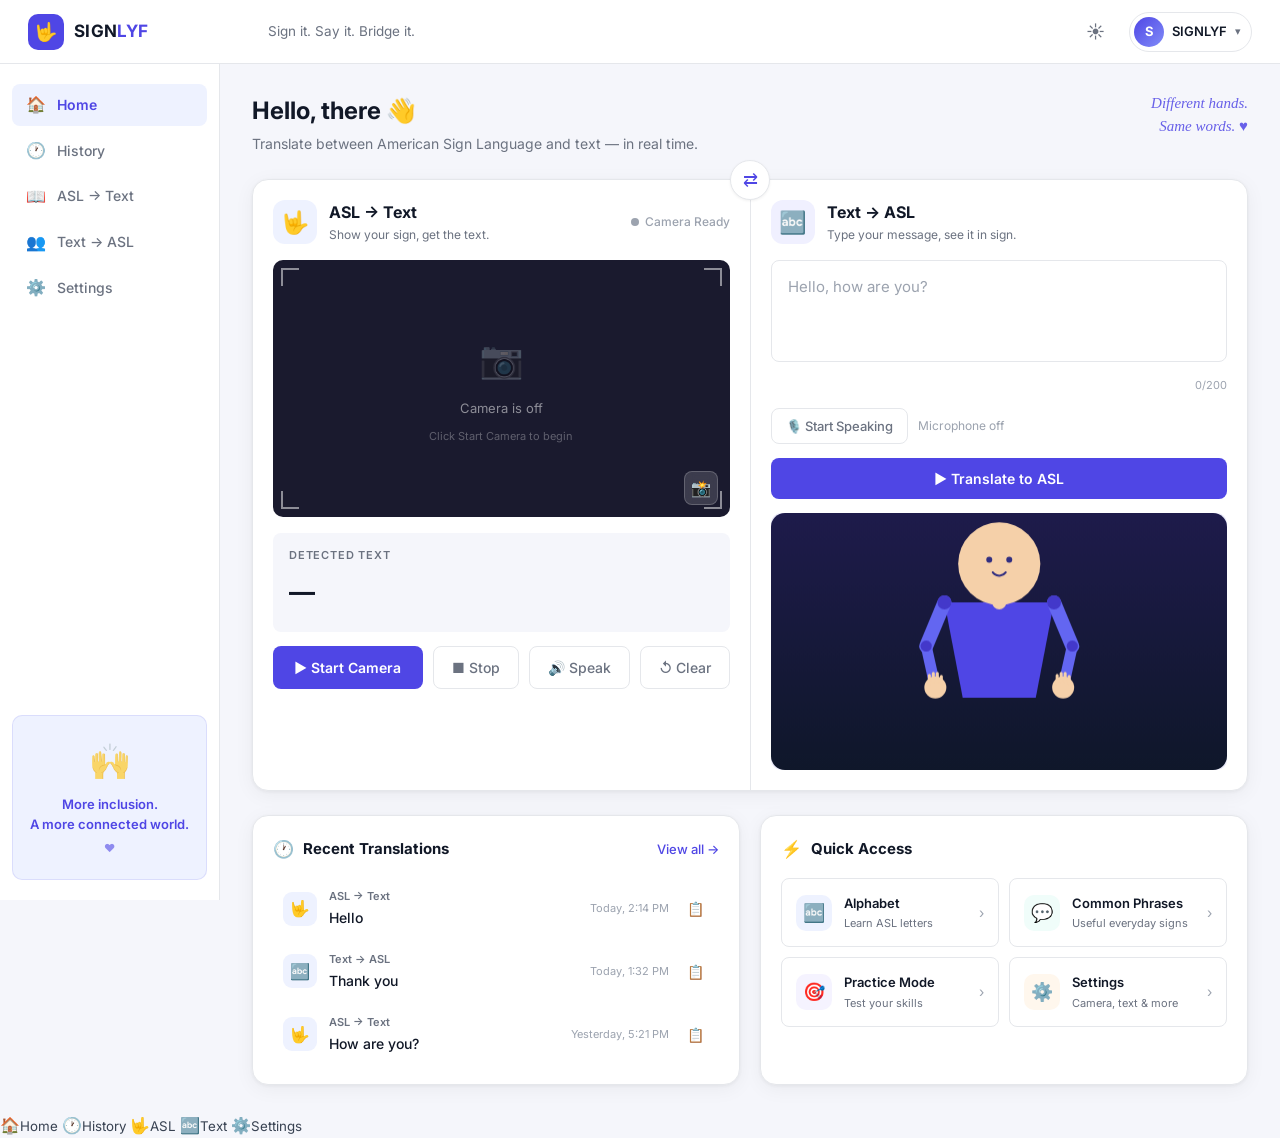
<file: SIGNLYF-main/index.html>
<!DOCTYPE html>
<html lang="en">
<head>
    <meta charset="UTF-8">
    <meta name="viewport" content="width=device-width, initial-scale=1.0">
    <meta name="theme-color" content="#4F46E5">
    <meta name="description" content="AI-powered communication between ASL and speech.">
    <meta name="mobile-web-app-capable" content="yes">
    <meta name="apple-mobile-web-app-capable" content="yes">
    <meta name="apple-mobile-web-app-status-bar-style" content="default">
    <meta name="apple-mobile-web-app-title" content="SIGNLYF">
    <link rel="manifest" href="manifest.json">
    <title>SIGNLYF — AI Communication Platform</title>
    <link rel="preconnect" href="https://fonts.googleapis.com">
    <link rel="preconnect" href="https://fonts.gstatic.com" crossorigin>
    <link href="https://fonts.googleapis.com/css2?family=Inter:wght@300;400;500;600;700;800&display=swap" rel="stylesheet">
    <link rel="stylesheet" href="css/style.css">
</head>
<body>

<div class="app-shell">

    <!-- ========================= HEADER ========================= -->
    <header class="app-header">

        <div class="header-logo">
            <div class="logo-icon">🤟</div>
            <span class="logo-name">SIGN<span>LYF</span></span>
        </div>

        <span class="header-tagline">Sign it. Say it. Bridge it.</span>

        <div class="header-actions">
            <button class="header-icon-btn" title="Toggle theme">☀️</button>
            <div class="user-pill">
                <div class="user-avatar">S</div>
                <span class="user-name">SIGNLYF</span>
                <span class="user-chevron">▾</span>
            </div>
        </div>

    </header>


    <!-- ========================= SIDEBAR ========================= -->
    <aside class="app-sidebar">

        <a href="index.html" class="nav-item active">
            <span class="nav-icon">🏠</span>
            Home
        </a>

        <a href="pages/history.html" class="nav-item">
            <span class="nav-icon">🕐</span>
            History
        </a>

        <a href="pages/asl-to-speech.html" class="nav-item">
            <span class="nav-icon">📖</span>
            ASL → Text
        </a>

        <a href="pages/speech-to-asl.html" class="nav-item">
            <span class="nav-icon">👥</span>
            Text → ASL
        </a>

        <a href="pages/settings.html" class="nav-item">
            <span class="nav-icon">⚙️</span>
            Settings
        </a>

        <div class="sidebar-spacer"></div>

        <div class="sidebar-card">
            <div class="sidebar-card-icon">🙌</div>
            <p>More inclusion.<br>A more connected world.</p>
            <small>♥</small>
        </div>

    </aside>


    <!-- ========================= MAIN ========================= -->
    <main class="app-main">

        <!-- Page Header -->
        <div class="page-header reveal">
            <div class="page-header-left">
                <h1>Hello, there 👋</h1>
                <p>Translate between American Sign Language and text — in real time.</p>
            </div>
            <div class="page-header-right">
                Different hands.<br>Same words. ♥
            </div>
        </div>


        <!-- ========================= TRANSLATOR ROW ========================= -->
        <div class="translator-row reveal reveal-delay-1">

            <!-- LEFT: ASL → Text -->
            <div class="trans-panel">

                <div class="trans-panel-header">
                    <div class="trans-panel-title">
                        <div class="trans-icon">🤟</div>
                        <div>
                            <h3>ASL → Text</h3>
                            <p>Show your sign, get the text.</p>
                        </div>
                    </div>
                    <span class="cam-status offline" id="cam-status-badge">Camera Ready</span>
                </div>

                <!-- Camera -->
                <div class="camera-view-box">
                    <video id="camera" autoplay playsinline muted></video>

                    <div id="cam-placeholder" class="cam-placeholder">
                        <div class="cam-placeholder-icon">📷</div>
                        <p>Camera is off</p>
                        <small>Click Start Camera to begin</small>
                    </div>

                    <div class="cam-overlay-badge" id="cam-overlay" style="display:none;">
                        Detecting signs...
                    </div>

                    <!-- Corner marks -->
                    <div class="cam-corner tl"></div>
                    <div class="cam-corner tr"></div>
                    <div class="cam-corner bl"></div>
                    <div class="cam-corner br"></div>

                    <button class="cam-snapshot-btn" title="Snapshot">📸</button>
                </div>

                <!-- Detected Text -->
                <div class="detected-text-area">
                    <div class="detected-label-row">
                        <span class="detected-label">Detected Text</span>
                        <span class="confidence-badge" id="confidence-badge" style="display:none;">95% confidence</span>
                    </div>
                    <div class="detected-word" id="recognized-text">—</div>
                    <div class="detected-phrase" id="detected-phrase" style="display:none;">
                        💬 &ldquo;Hello, how are you?&rdquo;
                    </div>
                </div>

                <!-- Actions -->
                <div class="panel-actions">
                    <button class="btn-primary" id="start-camera">
                        ▶ Start Camera
                    </button>
                    <button class="btn-secondary" id="stop-camera">
                        ■ Stop
                    </button>
                    <button class="btn-secondary" id="speak-camera-btn">
                        🔊 Speak
                    </button>
                    <button class="btn-secondary" id="clear-button">
                        ↺ Clear
                    </button>
                </div>

            </div>

            <!-- Divider + swap -->
            <div class="trans-panel-divider">
                <div class="swap-btn-wrap">
                    <button class="swap-btn" title="Swap modes" onclick="window.location.href='pages/speech-to-asl.html'">⇄</button>
                </div>
            </div>

            <!-- RIGHT: Text → ASL -->
            <div class="trans-panel">

                <div class="trans-panel-header">
                    <div class="trans-panel-title">
                        <div class="trans-icon text-icon">🔤</div>
                        <div>
                            <h3>Text → ASL</h3>
                            <p>Type your message, see it in sign.</p>
                        </div>
                    </div>
                </div>

                <!-- Text input -->
                <textarea
                    class="asl-textarea"
                    id="speech-text"
                    placeholder="Hello, how are you?"
                    maxlength="200"
                    rows="3"
                    oninput="updateCharCount(this)"></textarea>
                <div class="char-count"><span id="char-count">0</span>/200</div>

                <!-- Mic row -->
                <div class="mic-row">
                    <button class="mic-btn-inline" id="microphone-button">
                        🎙️ Start Speaking
                    </button>
                    <span style="font-size:12px; color:var(--text-faint);" id="mic-status">Microphone off</span>
                </div>

                <!-- Translate button -->
                <button class="btn-primary" id="translate-button" style="width:100%; margin-bottom:0;">
                    ▶ Translate to ASL
                </button>

                <!-- ASL Animation -->
                <div class="asl-animation-box" id="asl-player" style="position:relative; overflow:hidden; min-height:220px; padding:0;">
                    <canvas id="home-avatar-canvas" style="width:100%; height:100%; min-height:220px; display:block; border-radius:14px;"></canvas>
                    <div class="asl-caption" id="asl-caption" style="display:none; position:absolute; bottom:10px; left:50%; transform:translateX(-50%); background:rgba(0,0,0,0.75); padding:5px 14px; border-radius:16px; font-weight:600; color:#fff; font-size:13px; z-index:10;">
                        ▶ Ready
                    </div>
                </div>

            </div>

        </div>


        <!-- ========================= BOTTOM ROW ========================= -->
        <div class="bottom-row">

            <!-- Recent Translations -->
            <div class="card reveal reveal-delay-2">
                <div class="card-header">
                    <div class="card-title">
                        <span class="card-title-icon">🕐</span>
                        Recent Translations
                    </div>
                    <a href="pages/history.html" class="card-link">View all →</a>
                </div>

                <div class="history-list" id="history-list">

                    <div class="history-item">
                        <div class="history-icon">🤟</div>
                        <div class="history-info">
                            <div class="history-mode">ASL → Text</div>
                            <div class="history-text">Hello</div>
                        </div>
                        <span class="history-time">Today, 2:14 PM</span>
                        <button class="history-copy" title="Copy">📋</button>
                    </div>

                    <div class="history-item">
                        <div class="history-icon">🔤</div>
                        <div class="history-info">
                            <div class="history-mode">Text → ASL</div>
                            <div class="history-text">Thank you</div>
                        </div>
                        <span class="history-time">Today, 1:32 PM</span>
                        <button class="history-copy" title="Copy">📋</button>
                    </div>

                    <div class="history-item">
                        <div class="history-icon">🤟</div>
                        <div class="history-info">
                            <div class="history-mode">ASL → Text</div>
                            <div class="history-text">How are you?</div>
                        </div>
                        <span class="history-time">Yesterday, 5:21 PM</span>
                        <button class="history-copy" title="Copy">📋</button>
                    </div>

                </div>
            </div>


            <!-- Quick Access -->
            <div class="card reveal reveal-delay-3">
                <div class="card-header">
                    <div class="card-title">
                        <span class="card-title-icon">⚡</span>
                        Quick Access
                    </div>
                </div>

                <div class="quick-grid">

                    <a href="pages/asl-to-speech.html" class="quick-item">
                        <div class="quick-item-icon qi-blue">🔤</div>
                        <div class="quick-item-info">
                            <strong>Alphabet</strong>
                            <span>Learn ASL letters</span>
                        </div>
                        <span class="quick-chevron">›</span>
                    </a>

                    <a href="pages/speech-to-asl.html" class="quick-item">
                        <div class="quick-item-icon qi-green">💬</div>
                        <div class="quick-item-info">
                            <strong>Common Phrases</strong>
                            <span>Useful everyday signs</span>
                        </div>
                        <span class="quick-chevron">›</span>
                    </a>

                    <a href="pages/asl-to-speech.html" class="quick-item">
                        <div class="quick-item-icon qi-purple">🎯</div>
                        <div class="quick-item-info">
                            <strong>Practice Mode</strong>
                            <span>Test your skills</span>
                        </div>
                        <span class="quick-chevron">›</span>
                    </a>

                    <a href="pages/settings.html" class="quick-item">
                        <div class="quick-item-icon qi-orange">⚙️</div>
                        <div class="quick-item-info">
                            <strong>Settings</strong>
                            <span>Camera, text & more</span>
                        </div>
                        <span class="quick-chevron">›</span>
                    </a>

                </div>
            </div>

        </div>

    </main>

</div><!-- end app-shell -->

<!-- Toast -->
<div class="toast" id="toast"></div>

<!-- Mobile Bottom Nav -->
<nav class="mobile-bottom-nav">
    <a href="index.html" class="mbn-item active"><span>🏠</span><small>Home</small></a>
    <a href="pages/history.html" class="mbn-item"><span>🕐</span><small>History</small></a>
    <a href="pages/asl-to-speech.html" class="mbn-item"><span>🤟</span><small>ASL</small></a>
    <a href="pages/speech-to-asl.html" class="mbn-item"><span>🔤</span><small>Text</small></a>
    <a href="pages/settings.html" class="mbn-item"><span>⚙️</span><small>Settings</small></a>
</nav>

<!-- JAVASCRIPT -->
<script src="js/avatar-renderer.js"></script>
<script src="js/app.js"></script>

</body>
</html>
</file>
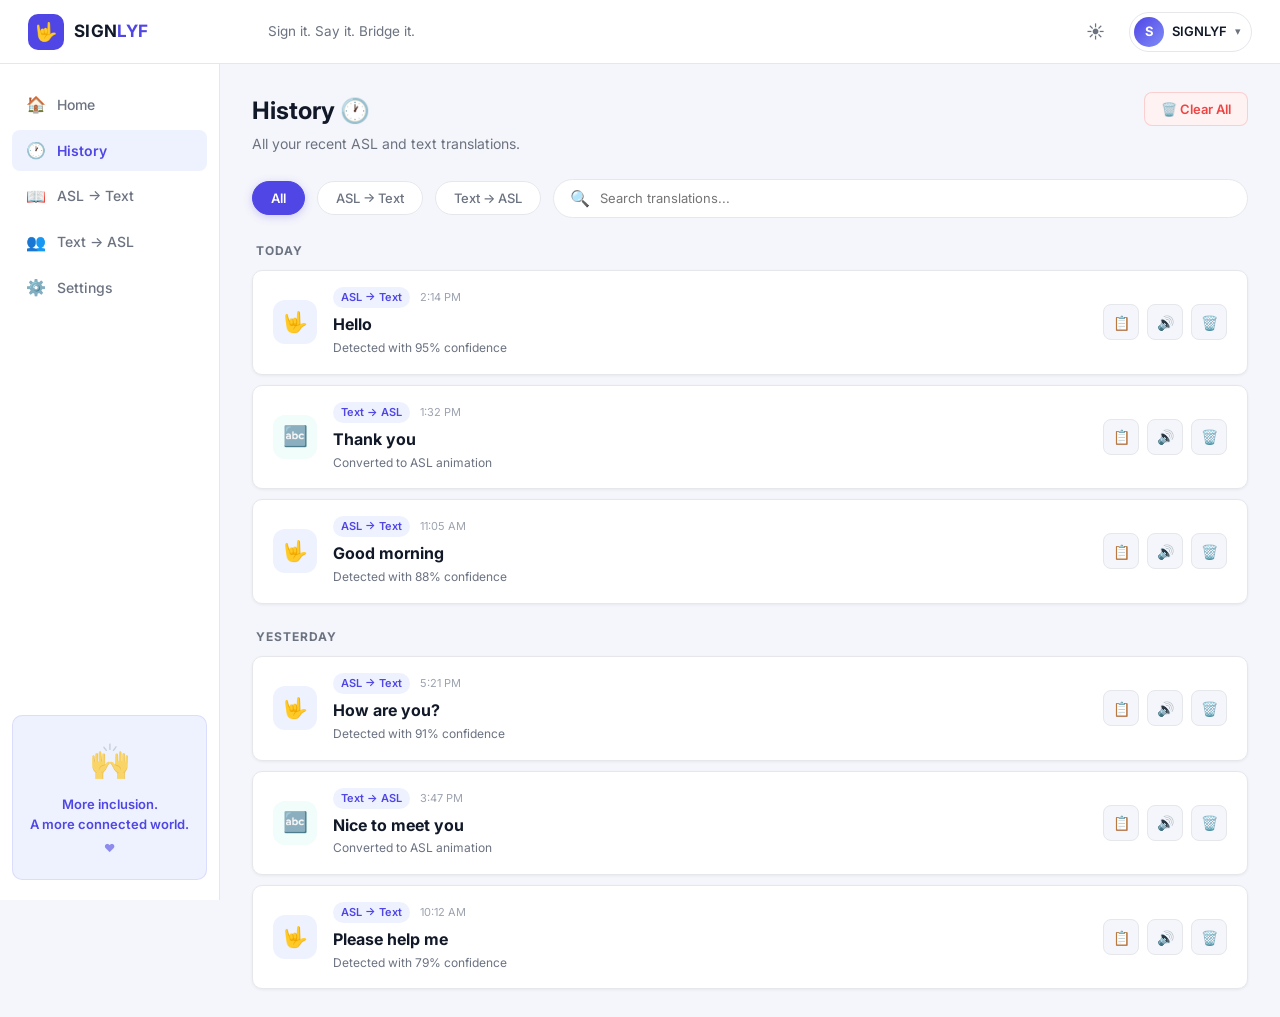
<file: SIGNLYF-main/pages/history.html>
<!DOCTYPE html>
<html lang="en">
<head>
    <meta charset="UTF-8">
    <meta name="viewport" content="width=device-width, initial-scale=1.0">
    <meta name="theme-color" content="#4F46E5">
    <meta name="description" content="SIGNLYF — Translation History">
    <meta name="mobile-web-app-capable" content="yes">
    <meta name="apple-mobile-web-app-capable" content="yes">
    <link rel="manifest" href="../manifest.json">
    <title>History | SIGNLYF</title>
    <link rel="preconnect" href="https://fonts.googleapis.com">
    <link rel="preconnect" href="https://fonts.gstatic.com" crossorigin>
    <link href="https://fonts.googleapis.com/css2?family=Inter:wght@300;400;500;600;700;800&display=swap" rel="stylesheet">
    <link rel="stylesheet" href="../css/style.css">
    <link rel="stylesheet" href="../css/history.css">
</head>
<body>

<div class="app-shell">

    <!-- HEADER -->
    <header class="app-header">
        <div class="header-logo">
            <div class="logo-icon">🤟</div>
            <span class="logo-name">SIGN<span>LYF</span></span>
        </div>
        <span class="header-tagline">Sign it. Say it. Bridge it.</span>
        <div class="header-actions">
            <button class="header-icon-btn" title="Toggle theme" id="theme-btn">☀️</button>
            <div class="user-pill">
                <div class="user-avatar">S</div>
                <span class="user-name">SIGNLYF</span>
                <span class="user-chevron">▾</span>
            </div>
        </div>
    </header>

    <!-- SIDEBAR -->
    <aside class="app-sidebar">
        <a href="../index.html" class="nav-item"><span class="nav-icon">🏠</span> Home</a>
        <a href="history.html"  class="nav-item active"><span class="nav-icon">🕐</span> History</a>
        <a href="asl-to-speech.html" class="nav-item"><span class="nav-icon">📖</span> ASL → Text</a>
        <a href="speech-to-asl.html" class="nav-item"><span class="nav-icon">👥</span> Text → ASL</a>
        <a href="settings.html" class="nav-item"><span class="nav-icon">⚙️</span> Settings</a>
        <div class="sidebar-spacer"></div>
        <div class="sidebar-card">
            <div class="sidebar-card-icon">🙌</div>
            <p>More inclusion.<br>A more connected world.</p>
            <small>♥</small>
        </div>
    </aside>

    <!-- MAIN -->
    <main class="app-main">

        <!-- Page Header -->
        <div class="page-header reveal">
            <div class="page-header-left">
                <h1>History 🕐</h1>
                <p>All your recent ASL and text translations.</p>
            </div>
            <button class="btn-danger" id="clear-all-btn">🗑️ Clear All</button>
        </div>

        <!-- Filter Bar -->
        <div class="filter-bar reveal reveal-delay-1">
            <button class="filter-btn active" data-filter="all">All</button>
            <button class="filter-btn" data-filter="asl-to-text">ASL → Text</button>
            <button class="filter-btn" data-filter="text-to-asl">Text → ASL</button>
            <div class="filter-search">
                <span>🔍</span>
                <input type="text" id="search-input" placeholder="Search translations..." />
            </div>
        </div>

        <!-- History List -->
        <div class="history-full-list reveal reveal-delay-2" id="history-full-list">

            <!-- Date Group -->
            <div class="history-date-group">
                <div class="history-date-label">Today</div>

                <div class="history-full-item" data-type="asl-to-text">
                    <div class="hfi-icon qi-blue">🤟</div>
                    <div class="hfi-body">
                        <div class="hfi-meta">
                            <span class="hfi-mode">ASL → Text</span>
                            <span class="hfi-time">2:14 PM</span>
                        </div>
                        <div class="hfi-text">Hello</div>
                        <div class="hfi-sub">Detected with 95% confidence</div>
                    </div>
                    <div class="hfi-actions">
                        <button class="hfi-btn" title="Copy" onclick="copyText('Hello', this)">📋</button>
                        <button class="hfi-btn" title="Speak" onclick="speakText('Hello')">🔊</button>
                        <button class="hfi-btn danger" title="Delete" onclick="deleteItem(this)">🗑️</button>
                    </div>
                </div>

                <div class="history-full-item" data-type="text-to-asl">
                    <div class="hfi-icon" style="background:var(--teal-light)">🔤</div>
                    <div class="hfi-body">
                        <div class="hfi-meta">
                            <span class="hfi-mode">Text → ASL</span>
                            <span class="hfi-time">1:32 PM</span>
                        </div>
                        <div class="hfi-text">Thank you</div>
                        <div class="hfi-sub">Converted to ASL animation</div>
                    </div>
                    <div class="hfi-actions">
                        <button class="hfi-btn" title="Copy" onclick="copyText('Thank you', this)">📋</button>
                        <button class="hfi-btn" title="Speak" onclick="speakText('Thank you')">🔊</button>
                        <button class="hfi-btn danger" title="Delete" onclick="deleteItem(this)">🗑️</button>
                    </div>
                </div>

                <div class="history-full-item" data-type="asl-to-text">
                    <div class="hfi-icon qi-blue">🤟</div>
                    <div class="hfi-body">
                        <div class="hfi-meta">
                            <span class="hfi-mode">ASL → Text</span>
                            <span class="hfi-time">11:05 AM</span>
                        </div>
                        <div class="hfi-text">Good morning</div>
                        <div class="hfi-sub">Detected with 88% confidence</div>
                    </div>
                    <div class="hfi-actions">
                        <button class="hfi-btn" title="Copy" onclick="copyText('Good morning', this)">📋</button>
                        <button class="hfi-btn" title="Speak" onclick="speakText('Good morning')">🔊</button>
                        <button class="hfi-btn danger" title="Delete" onclick="deleteItem(this)">🗑️</button>
                    </div>
                </div>
            </div>

            <!-- Date Group -->
            <div class="history-date-group">
                <div class="history-date-label">Yesterday</div>

                <div class="history-full-item" data-type="asl-to-text">
                    <div class="hfi-icon qi-blue">🤟</div>
                    <div class="hfi-body">
                        <div class="hfi-meta">
                            <span class="hfi-mode">ASL → Text</span>
                            <span class="hfi-time">5:21 PM</span>
                        </div>
                        <div class="hfi-text">How are you?</div>
                        <div class="hfi-sub">Detected with 91% confidence</div>
                    </div>
                    <div class="hfi-actions">
                        <button class="hfi-btn" title="Copy" onclick="copyText('How are you?', this)">📋</button>
                        <button class="hfi-btn" title="Speak" onclick="speakText('How are you?')">🔊</button>
                        <button class="hfi-btn danger" title="Delete" onclick="deleteItem(this)">🗑️</button>
                    </div>
                </div>

                <div class="history-full-item" data-type="text-to-asl">
                    <div class="hfi-icon" style="background:var(--teal-light)">🔤</div>
                    <div class="hfi-body">
                        <div class="hfi-meta">
                            <span class="hfi-mode">Text → ASL</span>
                            <span class="hfi-time">3:47 PM</span>
                        </div>
                        <div class="hfi-text">Nice to meet you</div>
                        <div class="hfi-sub">Converted to ASL animation</div>
                    </div>
                    <div class="hfi-actions">
                        <button class="hfi-btn" title="Copy" onclick="copyText('Nice to meet you', this)">📋</button>
                        <button class="hfi-btn" title="Speak" onclick="speakText('Nice to meet you')">🔊</button>
                        <button class="hfi-btn danger" title="Delete" onclick="deleteItem(this)">🗑️</button>
                    </div>
                </div>

                <div class="history-full-item" data-type="asl-to-text">
                    <div class="hfi-icon qi-blue">🤟</div>
                    <div class="hfi-body">
                        <div class="hfi-meta">
                            <span class="hfi-mode">ASL → Text</span>
                            <span class="hfi-time">10:12 AM</span>
                        </div>
                        <div class="hfi-text">Please help me</div>
                        <div class="hfi-sub">Detected with 79% confidence</div>
                    </div>
                    <div class="hfi-actions">
                        <button class="hfi-btn" title="Copy" onclick="copyText('Please help me', this)">📋</button>
                        <button class="hfi-btn" title="Speak" onclick="speakText('Please help me')">🔊</button>
                        <button class="hfi-btn danger" title="Delete" onclick="deleteItem(this)">🗑️</button>
                    </div>
                </div>
            </div>

        </div>

        <!-- Empty State (hidden by default) -->
        <div class="empty-state" id="empty-state" style="display:none;">
            <div class="empty-icon">📭</div>
            <h3>No translations yet</h3>
            <p>Your translation history will appear here.</p>
            <a href="../index.html" class="btn-primary" style="margin-top:16px; text-decoration:none;">Start Translating</a>
        </div>

    </main>
</div>

<!-- Toast -->
<div class="toast" id="toast"></div>

<!-- Mobile Bottom Nav -->
<nav class="mobile-bottom-nav">
    <a href="../index.html" class="mbn-item"><span>🏠</span><small>Home</small></a>
    <a href="history.html"  class="mbn-item active"><span>🕐</span><small>History</small></a>
    <a href="asl-to-speech.html" class="mbn-item"><span>🤟</span><small>ASL</small></a>
    <a href="speech-to-asl.html" class="mbn-item"><span>🔤</span><small>Text</small></a>
    <a href="settings.html" class="mbn-item"><span>⚙️</span><small>Settings</small></a>
</nav>

<script src="../js/history.js"></script>
<script src="../js/app.js"></script>
</body>
</html>
</file>
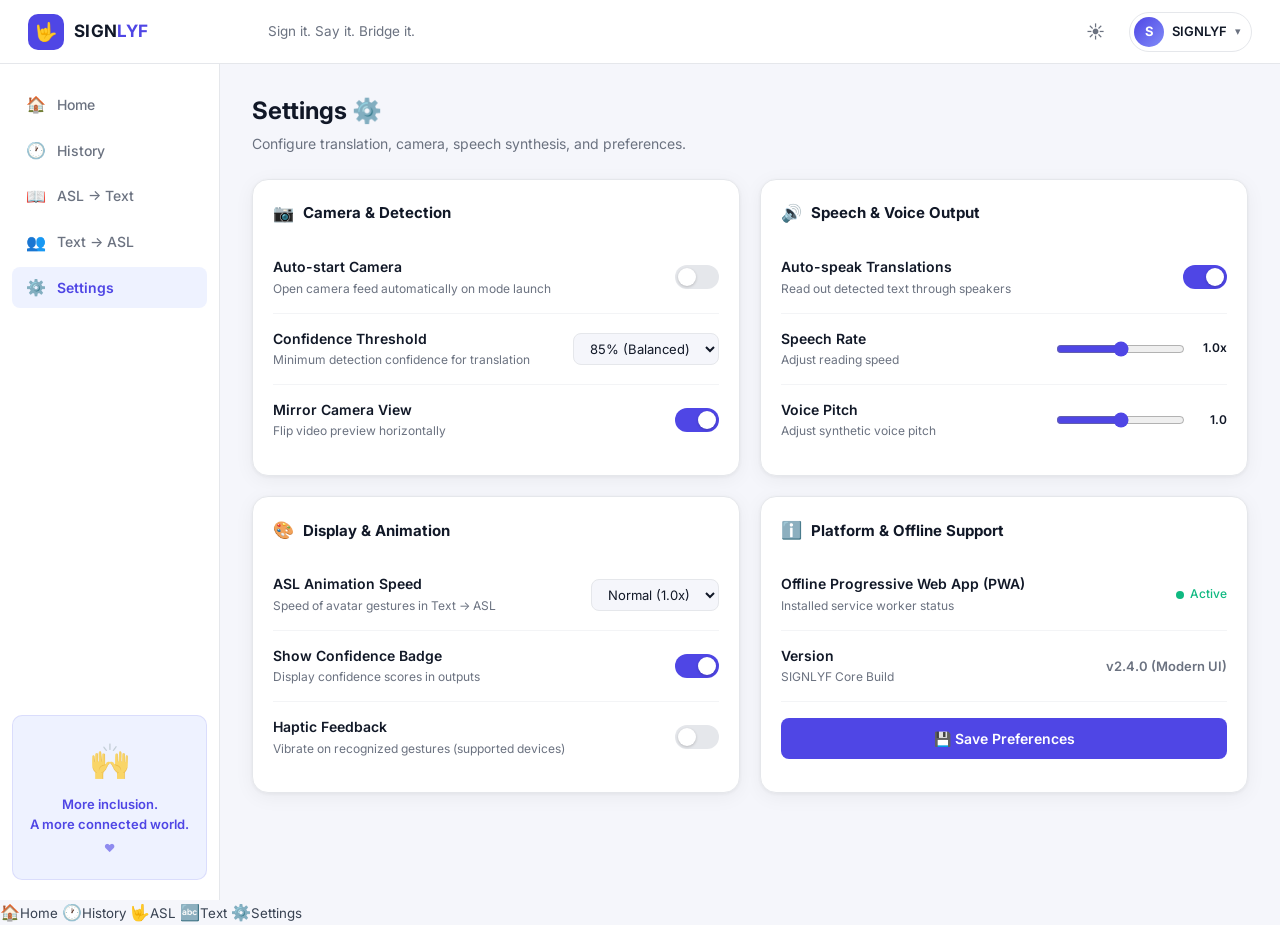
<file: SIGNLYF-main/pages/settings.html>
<!DOCTYPE html>
<html lang="en">
<head>
    <meta charset="UTF-8">
    <meta name="viewport" content="width=device-width, initial-scale=1.0">
    <meta name="theme-color" content="#4F46E5">
    <meta name="description" content="SIGNLYF — Settings">
    <meta name="mobile-web-app-capable" content="yes">
    <meta name="apple-mobile-web-app-capable" content="yes">
    <link rel="manifest" href="../manifest.json">
    <title>Settings | SIGNLYF</title>
    <link rel="preconnect" href="https://fonts.googleapis.com">
    <link rel="preconnect" href="https://fonts.gstatic.com" crossorigin>
    <link href="https://fonts.googleapis.com/css2?family=Inter:wght@300;400;500;600;700;800&display=swap" rel="stylesheet">
    <link rel="stylesheet" href="../css/style.css">
    <link rel="stylesheet" href="../css/settings.css">
</head>
<body>

<div class="app-shell">

    <!-- HEADER -->
    <header class="app-header">
        <div class="header-logo">
            <div class="logo-icon">🤟</div>
            <span class="logo-name">SIGN<span>LYF</span></span>
        </div>
        <span class="header-tagline">Sign it. Say it. Bridge it.</span>
        <div class="header-actions">
            <button class="header-icon-btn" title="Toggle theme" id="theme-btn">☀️</button>
            <div class="user-pill">
                <div class="user-avatar">S</div>
                <span class="user-name">SIGNLYF</span>
                <span class="user-chevron">▾</span>
            </div>
        </div>
    </header>

    <!-- SIDEBAR -->
    <aside class="app-sidebar">
        <a href="../index.html" class="nav-item"><span class="nav-icon">🏠</span> Home</a>
        <a href="history.html"  class="nav-item"><span class="nav-icon">🕐</span> History</a>
        <a href="asl-to-speech.html" class="nav-item"><span class="nav-icon">📖</span> ASL → Text</a>
        <a href="speech-to-asl.html" class="nav-item"><span class="nav-icon">👥</span> Text → ASL</a>
        <a href="settings.html" class="nav-item active"><span class="nav-icon">⚙️</span> Settings</a>
        <div class="sidebar-spacer"></div>
        <div class="sidebar-card">
            <div class="sidebar-card-icon">🙌</div>
            <p>More inclusion.<br>A more connected world.</p>
            <small>♥</small>
        </div>
    </aside>

    <!-- MAIN -->
    <main class="app-main">

        <div class="page-header reveal">
            <div class="page-header-left">
                <h1>Settings ⚙️</h1>
                <p>Configure translation, camera, speech synthesis, and preferences.</p>
            </div>
        </div>

        <div class="settings-grid reveal reveal-delay-1">

            <!-- Card: Camera & Recognition -->
            <div class="card">
                <div class="card-header">
                    <div class="card-title">
                        <span class="card-title-icon">📷</span>
                        Camera & Detection
                    </div>
                </div>
                <div class="setting-item">
                    <div class="setting-info">
                        <strong>Auto-start Camera</strong>
                        <span>Open camera feed automatically on mode launch</span>
                    </div>
                    <label class="switch">
                        <input type="checkbox" id="auto-cam">
                        <span class="slider"></span>
                    </label>
                </div>
                <div class="setting-item">
                    <div class="setting-info">
                        <strong>Confidence Threshold</strong>
                        <span>Minimum detection confidence for translation</span>
                    </div>
                    <select class="setting-select" id="conf-threshold">
                        <option value="70">70% (Fastest)</option>
                        <option value="85" selected>85% (Balanced)</option>
                        <option value="95">95% (Strict)</option>
                    </select>
                </div>
                <div class="setting-item">
                    <div class="setting-info">
                        <strong>Mirror Camera View</strong>
                        <span>Flip video preview horizontally</span>
                    </div>
                    <label class="switch">
                        <input type="checkbox" id="mirror-cam" checked>
                        <span class="slider"></span>
                    </label>
                </div>
            </div>

            <!-- Card: Speech & Audio -->
            <div class="card">
                <div class="card-header">
                    <div class="card-title">
                        <span class="card-title-icon">🔊</span>
                        Speech & Voice Output
                    </div>
                </div>
                <div class="setting-item">
                    <div class="setting-info">
                        <strong>Auto-speak Translations</strong>
                        <span>Read out detected text through speakers</span>
                    </div>
                    <label class="switch">
                        <input type="checkbox" id="auto-speak" checked>
                        <span class="slider"></span>
                    </label>
                </div>
                <div class="setting-item">
                    <div class="setting-info">
                        <strong>Speech Rate</strong>
                        <span>Adjust reading speed</span>
                    </div>
                    <div class="range-wrap">
                        <input type="range" min="0.5" max="1.5" step="0.1" value="1.0" class="setting-range" id="speech-rate">
                        <span id="rate-val">1.0x</span>
                    </div>
                </div>
                <div class="setting-item">
                    <div class="setting-info">
                        <strong>Voice Pitch</strong>
                        <span>Adjust synthetic voice pitch</span>
                    </div>
                    <div class="range-wrap">
                        <input type="range" min="0.5" max="1.5" step="0.1" value="1.0" class="setting-range" id="speech-pitch">
                        <span id="pitch-val">1.0</span>
                    </div>
                </div>
            </div>

            <!-- Card: Display & Theme -->
            <div class="card">
                <div class="card-header">
                    <div class="card-title">
                        <span class="card-title-icon">🎨</span>
                        Display & Animation
                    </div>
                </div>
                <div class="setting-item">
                    <div class="setting-info">
                        <strong>ASL Animation Speed</strong>
                        <span>Speed of avatar gestures in Text → ASL</span>
                    </div>
                    <select class="setting-select" id="anim-speed">
                        <option value="0.75">Slow (0.75x)</option>
                        <option value="1.0" selected>Normal (1.0x)</option>
                        <option value="1.25">Fast (1.25x)</option>
                    </select>
                </div>
                <div class="setting-item">
                    <div class="setting-info">
                        <strong>Show Confidence Badge</strong>
                        <span>Display confidence scores in outputs</span>
                    </div>
                    <label class="switch">
                        <input type="checkbox" id="show-conf" checked>
                        <span class="slider"></span>
                    </label>
                </div>
                <div class="setting-item">
                    <div class="setting-info">
                        <strong>Haptic Feedback</strong>
                        <span>Vibrate on recognized gestures (supported devices)</span>
                    </div>
                    <label class="switch">
                        <input type="checkbox" id="haptic-fb">
                        <span class="slider"></span>
                    </label>
                </div>
            </div>

            <!-- Card: Platform Info -->
            <div class="card">
                <div class="card-header">
                    <div class="card-title">
                        <span class="card-title-icon">ℹ️</span>
                        Platform & Offline Support
                    </div>
                </div>
                <div class="setting-item">
                    <div class="setting-info">
                        <strong>Offline Progressive Web App (PWA)</strong>
                        <span>Installed service worker status</span>
                    </div>
                    <span class="cam-status" id="sw-status">Active</span>
                </div>
                <div class="setting-item">
                    <div class="setting-info">
                        <strong>Version</strong>
                        <span>SIGNLYF Core Build</span>
                    </div>
                    <span style="font-size: 13px; font-weight: 600; color: var(--text-muted);">v2.4.0 (Modern UI)</span>
                </div>
                <div style="margin-top: 16px;">
                    <button class="btn-primary" style="width: 100%; justify-content: center;" id="save-settings-btn">
                        💾 Save Preferences
                    </button>
                </div>
            </div>

        </div>

    </main>
</div>

<!-- Toast -->
<div class="toast" id="toast"></div>

<!-- Mobile Bottom Nav -->
<nav class="mobile-bottom-nav">
    <a href="../index.html" class="mbn-item"><span>🏠</span><small>Home</small></a>
    <a href="history.html"  class="mbn-item"><span>🕐</span><small>History</small></a>
    <a href="asl-to-speech.html" class="mbn-item"><span>🤟</span><small>ASL</small></a>
    <a href="speech-to-asl.html" class="mbn-item"><span>🔤</span><small>Text</small></a>
    <a href="settings.html" class="mbn-item active"><span>⚙️</span><small>Settings</small></a>
</nav>

<script>
    const rateInput = document.getElementById("speech-rate");
    const rateVal = document.getElementById("rate-val");
    rateInput?.addEventListener("input", (e) => { rateVal.textContent = e.target.value + "x"; });

    const pitchInput = document.getElementById("speech-pitch");
    const pitchVal = document.getElementById("pitch-val");
    pitchInput?.addEventListener("input", (e) => { pitchVal.textContent = e.target.value; });

    document.getElementById("save-settings-btn")?.addEventListener("click", () => {
        const toast = document.getElementById("toast");
        if (toast) {
            toast.textContent = "Preferences saved successfully!";
            toast.classList.add("show");
            setTimeout(() => toast.classList.remove("show"), 2000);
        }
    });
</script>
<script src="../js/app.js"></script>
</body>
</html>
</file>
<file: SIGNLYF-main/css/style.css>
/* =========================
   IMPORTS & VARIABLES
========================= */

@import url('https://fonts.googleapis.com/css2?family=Inter:wght@300;400;500;600;700;800&display=swap');

:root {
    --primary: #4F46E5;
    --primary-light: #EEF2FF;
    --primary-hover: #4338CA;
    --primary-muted: rgba(79, 70, 229, 0.1);
    --bg: #F0F2FA;
    --bg-page: #F5F6FB;
    --white: #FFFFFF;
    --sidebar-width: 220px;
    --header-height: 64px;
    --text-dark: #111827;
    --text-body: #374151;
    --text-muted: #6B7280;
    --text-faint: #9CA3AF;
    --border: #E5E7EB;
    --border-light: #F3F4F6;
    --radius: 16px;
    --radius-sm: 10px;
    --radius-xs: 8px;
    --shadow: 0 1px 4px rgba(0,0,0,0.06), 0 4px 20px rgba(0,0,0,0.05);
    --shadow-sm: 0 1px 3px rgba(0,0,0,0.06);
    --green: #10B981;
    --green-light: #ECFDF5;
    --red: #EF4444;
    --red-light: #FEF2F2;
    --lavender: #E8E8F8;
    --lavender-mid: #C7C7F0;
    --orange-light: #FFF7ED;
    --teal-light: #F0FDFA;
}

/* =========================
   RESET
========================= */

*, *::before, *::after {
    margin: 0; padding: 0; box-sizing: border-box;
}

html { font-size: 16px; scroll-behavior: smooth; }

body {
    font-family: 'Inter', sans-serif;
    background: var(--bg-page);
    color: var(--text-body);
    line-height: 1.55;
    -webkit-font-smoothing: antialiased;
    overflow-x: hidden;
}

button, input, textarea, select { font-family: inherit; }
a { text-decoration: none; color: inherit; }
img { display: block; max-width: 100%; }

/* =========================
   APP SHELL
========================= */

.app-shell {
    display: grid;
    grid-template-columns: var(--sidebar-width) 1fr;
    grid-template-rows: var(--header-height) 1fr;
    min-height: 100vh;
}

/* =========================
   HEADER
========================= */

.app-header {
    grid-column: 1 / -1;
    grid-row: 1;
    height: var(--header-height);
    background: var(--white);
    border-bottom: 1px solid var(--border);
    display: flex;
    align-items: center;
    padding: 0 28px;
    gap: 20px;
    position: sticky;
    top: 0;
    z-index: 100;
}

.header-logo {
    display: flex;
    align-items: center;
    gap: 10px;
    min-width: var(--sidebar-width);
    padding-right: 20px;
}

.header-logo .logo-icon {
    width: 36px;
    height: 36px;
    background: var(--primary);
    border-radius: 10px;
    display: flex;
    align-items: center;
    justify-content: center;
    font-size: 18px;
    flex-shrink: 0;
}

.header-logo .logo-name {
    font-size: 17px;
    font-weight: 700;
    color: var(--text-dark);
    letter-spacing: 0.3px;
}

.header-logo .logo-name span {
    color: var(--primary);
}

.header-tagline {
    flex: 1;
    color: var(--text-muted);
    font-size: 13.5px;
}

.header-actions {
    display: flex;
    align-items: center;
    gap: 16px;
}

.header-icon-btn {
    width: 36px;
    height: 36px;
    border: none;
    background: transparent;
    cursor: pointer;
    border-radius: 8px;
    display: flex;
    align-items: center;
    justify-content: center;
    color: var(--text-muted);
    font-size: 18px;
    transition: background 0.15s;
}

.header-icon-btn:hover { background: var(--bg); }

.user-pill {
    display: flex;
    align-items: center;
    gap: 8px;
    cursor: pointer;
    padding: 4px 10px 4px 4px;
    border-radius: 100px;
    border: 1px solid var(--border);
    background: var(--white);
    transition: background 0.15s;
}

.user-pill:hover { background: var(--bg); }

.user-avatar {
    width: 30px;
    height: 30px;
    border-radius: 50%;
    background: linear-gradient(135deg, var(--primary), #818CF8);
    display: flex;
    align-items: center;
    justify-content: center;
    color: white;
    font-size: 13px;
    font-weight: 700;
    flex-shrink: 0;
    overflow: hidden;
}

.user-avatar img {
    width: 100%;
    height: 100%;
    object-fit: cover;
}

.user-name {
    font-size: 13px;
    font-weight: 600;
    color: var(--text-dark);
}

.user-chevron {
    color: var(--text-muted);
    font-size: 11px;
}

/* =========================
   SIDEBAR
========================= */

.app-sidebar {
    grid-column: 1;
    grid-row: 2;
    width: var(--sidebar-width);
    background: var(--white);
    border-right: 1px solid var(--border);
    display: flex;
    flex-direction: column;
    padding: 20px 12px;
    gap: 4px;
    position: sticky;
    top: var(--header-height);
    height: calc(100vh - var(--header-height));
    overflow-y: auto;
}

.nav-item {
    display: flex;
    align-items: center;
    gap: 11px;
    padding: 10px 14px;
    border-radius: var(--radius-xs);
    color: var(--text-muted);
    font-size: 14px;
    font-weight: 500;
    cursor: pointer;
    transition: background 0.15s, color 0.15s;
    border: none;
    background: transparent;
    width: 100%;
    text-align: left;
}

.nav-item:hover {
    background: var(--bg);
    color: var(--text-dark);
}

.nav-item.active {
    background: var(--primary-light);
    color: var(--primary);
    font-weight: 600;
}

.nav-item .nav-icon {
    width: 20px;
    height: 20px;
    display: flex;
    align-items: center;
    justify-content: center;
    font-size: 16px;
    flex-shrink: 0;
}

.sidebar-spacer { flex: 1; }

/* Sidebar bottom card */
.sidebar-card {
    background: var(--primary-light);
    border-radius: var(--radius-sm);
    padding: 20px 16px;
    text-align: center;
    border: 1px solid rgba(79, 70, 229, 0.12);
}

.sidebar-card-icon {
    font-size: 32px;
    margin-bottom: 10px;
    opacity: 0.7;
}

.sidebar-card p {
    font-size: 13px;
    font-weight: 600;
    color: var(--primary);
    line-height: 1.5;
}

.sidebar-card small {
    color: rgba(79, 70, 229, 0.6);
    font-size: 11px;
}

/* =========================
   MAIN CONTENT
========================= */

.app-main {
    grid-column: 2;
    grid-row: 2;
    padding: 28px 32px;
    overflow-y: auto;
}

/* =========================
   PAGE HEADER
========================= */

.page-header {
    display: flex;
    align-items: flex-start;
    justify-content: space-between;
    margin-bottom: 24px;
}

.page-header-left h1 {
    font-size: 24px;
    font-weight: 700;
    color: var(--text-dark);
    margin-bottom: 4px;
}

.page-header-left p {
    color: var(--text-muted);
    font-size: 14px;
}

.page-header-right {
    text-align: right;
    font-family: 'Segoe UI', cursive;
    color: var(--primary);
    font-size: 15px;
    line-height: 1.5;
    font-style: italic;
    opacity: 0.85;
}

/* =========================
   TRANSLATOR ROW
========================= */

.translator-row {
    display: grid;
    grid-template-columns: 1fr auto 1fr;
    gap: 0;
    align-items: start;
    margin-bottom: 24px;
    background: var(--white);
    border-radius: var(--radius);
    border: 1px solid var(--border);
    box-shadow: var(--shadow);
    overflow: visible;
    position: relative;
}

/* Left panel */
.trans-panel {
    padding: 20px;
}

.trans-panel-divider {
    width: 1px;
    background: var(--border);
    align-self: stretch;
    position: relative;
}

/* Swap button */
.swap-btn-wrap {
    position: relative;
    display: flex;
    align-items: center;
}

.swap-btn {
    position: absolute;
    left: 50%;
    top: 50%;
    transform: translate(-50%, -50%);
    width: 40px;
    height: 40px;
    background: var(--white);
    border: 1px solid var(--border);
    border-radius: 50%;
    display: flex;
    align-items: center;
    justify-content: center;
    cursor: pointer;
    font-size: 18px;
    color: var(--primary);
    box-shadow: var(--shadow-sm);
    transition: background 0.2s, box-shadow 0.2s, transform 0.3s;
    z-index: 10;
}

.swap-btn:hover {
    background: var(--primary-light);
    box-shadow: 0 4px 16px rgba(79,70,229,0.2);
    transform: translate(-50%, -50%) rotate(180deg);
}

/* Panel header */
.trans-panel-header {
    display: flex;
    align-items: center;
    justify-content: space-between;
    margin-bottom: 16px;
}

.trans-panel-title {
    display: flex;
    align-items: center;
    gap: 12px;
}

.trans-icon {
    width: 44px;
    height: 44px;
    border-radius: 12px;
    background: var(--primary-light);
    display: flex;
    align-items: center;
    justify-content: center;
    font-size: 22px;
    flex-shrink: 0;
}

.trans-icon.text-icon {
    background: #F0F0FF;
}

.trans-panel-title h3 {
    font-size: 16px;
    font-weight: 700;
    color: var(--text-dark);
}

.trans-panel-title p {
    font-size: 12px;
    color: var(--text-muted);
    margin-top: 1px;
}

/* Camera status badge */
.cam-status {
    display: flex;
    align-items: center;
    gap: 6px;
    font-size: 12px;
    font-weight: 500;
    color: var(--green);
}

.cam-status::before {
    content: '';
    width: 8px;
    height: 8px;
    border-radius: 50%;
    background: var(--green);
    animation: pulse-dot 2s ease-in-out infinite;
}

@keyframes pulse-dot {
    0%, 100% { opacity: 1; box-shadow: 0 0 0 0 rgba(16,185,129,0.4); }
    50% { opacity: 0.8; box-shadow: 0 0 0 4px rgba(16,185,129,0); }
}

.cam-status.offline {
    color: var(--text-faint);
}
.cam-status.offline::before {
    background: var(--text-faint);
    animation: none;
}

/* =========================
   CAMERA VIEW
========================= */

.camera-view-box {
    position: relative;
    background: #1a1a2e;
    border-radius: var(--radius-sm);
    overflow: hidden;
    aspect-ratio: 16/9;
    margin-bottom: 16px;
}

.camera-view-box video {
    width: 100%;
    height: 100%;
    object-fit: cover;
    display: none;
}

.cam-placeholder {
    position: absolute;
    inset: 0;
    display: flex;
    flex-direction: column;
    align-items: center;
    justify-content: center;
    gap: 10px;
    color: rgba(255,255,255,0.5);
}

.cam-placeholder-icon {
    font-size: 36px;
    opacity: 0.6;
}

.cam-placeholder p { font-size: 13px; }
.cam-placeholder small { font-size: 11px; opacity: 0.6; }

/* Camera overlay badge */
.cam-overlay-badge {
    position: absolute;
    top: 12px;
    left: 12px;
    background: rgba(0,0,0,0.55);
    backdrop-filter: blur(6px);
    border-radius: 100px;
    padding: 4px 10px;
    font-size: 11px;
    color: white;
    display: flex;
    align-items: center;
    gap: 5px;
}

.cam-overlay-badge::before {
    content: '';
    width: 6px;
    height: 6px;
    border-radius: 50%;
    background: var(--green);
    animation: pulse-dot 1.5s ease-in-out infinite;
}

/* Camera corners */
.cam-corner {
    position: absolute;
    width: 18px;
    height: 18px;
    border-color: rgba(255,255,255,0.5);
    border-style: solid;
}
.cam-corner.tl { top: 8px; left: 8px; border-width: 2px 0 0 2px; }
.cam-corner.tr { top: 8px; right: 8px; border-width: 2px 2px 0 0; }
.cam-corner.bl { bottom: 8px; left: 8px; border-width: 0 0 2px 2px; }
.cam-corner.br { bottom: 8px; right: 8px; border-width: 0 2px 2px 0; }

/* Photo icon on camera */
.cam-snapshot-btn {
    position: absolute;
    bottom: 12px;
    right: 12px;
    width: 34px;
    height: 34px;
    background: rgba(255,255,255,0.15);
    backdrop-filter: blur(6px);
    border: 1px solid rgba(255,255,255,0.2);
    border-radius: 8px;
    display: flex;
    align-items: center;
    justify-content: center;
    cursor: pointer;
    font-size: 16px;
    color: white;
    transition: background 0.2s;
}

.cam-snapshot-btn:hover { background: rgba(255,255,255,0.25); }

/* =========================
   DETECTED TEXT
========================= */

.detected-text-area {
    background: var(--bg-page);
    border-radius: var(--radius-xs);
    padding: 14px 16px;
    margin-bottom: 14px;
}

.detected-label-row {
    display: flex;
    justify-content: space-between;
    align-items: center;
    margin-bottom: 8px;
}

.detected-label {
    font-size: 11px;
    font-weight: 600;
    color: var(--text-muted);
    text-transform: uppercase;
    letter-spacing: 0.8px;
}

.confidence-badge {
    font-size: 11px;
    font-weight: 600;
    color: var(--green);
    background: var(--green-light);
    padding: 2px 8px;
    border-radius: 100px;
}

.detected-word {
    font-size: 26px;
    font-weight: 700;
    color: var(--text-dark);
    margin-bottom: 6px;
    min-height: 38px;
}

.detected-phrase {
    font-size: 13px;
    color: var(--text-muted);
    display: flex;
    align-items: center;
    gap: 6px;
}

/* =========================
   PANEL ACTIONS
========================= */

.panel-actions {
    display: flex;
    gap: 10px;
}

.btn-primary {
    flex: 1;
    padding: 12px 20px;
    background: var(--primary);
    color: white;
    border: none;
    border-radius: var(--radius-xs);
    font-size: 14px;
    font-weight: 600;
    cursor: pointer;
    display: flex;
    align-items: center;
    justify-content: center;
    gap: 8px;
    transition: background 0.2s, transform 0.15s, box-shadow 0.2s;
}

.btn-primary:hover {
    background: var(--primary-hover);
    transform: translateY(-1px);
    box-shadow: 0 6px 20px rgba(79,70,229,0.3);
}

.btn-primary:active { transform: translateY(0); }

.btn-secondary {
    padding: 12px 18px;
    background: transparent;
    color: var(--text-muted);
    border: 1px solid var(--border);
    border-radius: var(--radius-xs);
    font-size: 14px;
    font-weight: 500;
    cursor: pointer;
    display: flex;
    align-items: center;
    gap: 7px;
    transition: background 0.15s, color 0.15s, border-color 0.15s;
}

.btn-secondary:hover {
    background: var(--bg);
    color: var(--text-dark);
    border-color: #D1D5DB;
}

/* =========================
   TEXT → ASL PANEL
========================= */

.asl-textarea {
    width: 100%;
    border: 1px solid var(--border);
    border-radius: var(--radius-xs);
    padding: 14px 16px;
    font-size: 15px;
    color: var(--text-dark);
    background: var(--white);
    resize: none;
    outline: none;
    line-height: 1.6;
    margin-bottom: 8px;
    transition: border-color 0.2s, box-shadow 0.2s;
    min-height: 90px;
}

.asl-textarea:focus {
    border-color: var(--primary);
    box-shadow: 0 0 0 3px rgba(79,70,229,0.1);
}

.asl-textarea::placeholder { color: var(--text-faint); }

.char-count {
    text-align: right;
    font-size: 11px;
    color: var(--text-faint);
    margin-bottom: 14px;
}

/* Mic row */
.mic-row {
    display: flex;
    align-items: center;
    gap: 10px;
    margin-bottom: 14px;
}

.mic-btn-inline {
    display: flex;
    align-items: center;
    gap: 7px;
    padding: 9px 14px;
    border: 1px solid var(--border);
    border-radius: var(--radius-xs);
    background: var(--white);
    font-size: 13px;
    font-weight: 500;
    color: var(--text-muted);
    cursor: pointer;
    transition: all 0.2s;
}

.mic-btn-inline:hover {
    border-color: var(--primary);
    color: var(--primary);
    background: var(--primary-light);
}

.mic-btn-inline.recording {
    border-color: var(--red);
    color: var(--red);
    background: var(--red-light);
    animation: recording-pulse 1.5s ease-in-out infinite;
}

@keyframes recording-pulse {
    0%, 100% { box-shadow: 0 0 0 0 rgba(239,68,68,0.3); }
    50% { box-shadow: 0 0 0 6px rgba(239,68,68,0); }
}

/* ASL Animation box */
.asl-animation-box {
    background: var(--lavender);
    border-radius: var(--radius-sm);
    padding: 20px;
    text-align: center;
    aspect-ratio: 16/9;
    display: flex;
    flex-direction: column;
    align-items: center;
    justify-content: center;
    gap: 8px;
    position: relative;
    overflow: hidden;
    margin-top: 14px;
}

.asl-animation-label {
    position: absolute;
    top: 10px;
    right: 10px;
    background: rgba(255,255,255,0.7);
    backdrop-filter: blur(4px);
    border-radius: 100px;
    padding: 3px 10px;
    font-size: 11px;
    font-weight: 600;
    color: var(--primary);
    display: flex;
    align-items: center;
    gap: 5px;
}

.asl-avatar {
    font-size: 64px;
    line-height: 1;
    filter: drop-shadow(0 8px 16px rgba(79,70,229,0.2));
}

.asl-animation-box p {
    font-size: 12px;
    color: rgba(79,70,229,0.6);
    font-weight: 500;
}

.asl-caption {
    position: absolute;
    bottom: 10px;
    left: 10px;
    background: rgba(255,255,255,0.8);
    backdrop-filter: blur(4px);
    border-radius: 100px;
    padding: 4px 12px;
    font-size: 12px;
    font-weight: 500;
    color: var(--text-dark);
    display: flex;
    align-items: center;
    gap: 5px;
}

/* =========================
   BOTTOM ROW
========================= */

.bottom-row {
    display: grid;
    grid-template-columns: 1fr 1fr;
    gap: 20px;
}

/* =========================
   CARD BASE
========================= */

.card {
    background: var(--white);
    border: 1px solid var(--border);
    border-radius: var(--radius);
    padding: 20px;
    box-shadow: var(--shadow);
}

.card-header {
    display: flex;
    align-items: center;
    justify-content: space-between;
    margin-bottom: 16px;
}

.card-title {
    display: flex;
    align-items: center;
    gap: 9px;
    font-size: 15px;
    font-weight: 700;
    color: var(--text-dark);
}

.card-title-icon {
    font-size: 17px;
}

.card-link {
    font-size: 13px;
    font-weight: 500;
    color: var(--primary);
    display: flex;
    align-items: center;
    gap: 4px;
    transition: opacity 0.15s;
}

.card-link:hover { opacity: 0.7; }

/* =========================
   RECENT TRANSLATIONS
========================= */

.history-list {
    display: flex;
    flex-direction: column;
    gap: 2px;
}

.history-item {
    display: flex;
    align-items: center;
    gap: 12px;
    padding: 10px 10px;
    border-radius: var(--radius-xs);
    transition: background 0.15s;
    cursor: pointer;
}

.history-item:hover { background: var(--bg-page); }

.history-icon {
    width: 34px;
    height: 34px;
    border-radius: 9px;
    background: var(--primary-light);
    display: flex;
    align-items: center;
    justify-content: center;
    font-size: 16px;
    flex-shrink: 0;
}

.history-info {
    flex: 1;
    min-width: 0;
}

.history-mode {
    font-size: 11px;
    font-weight: 600;
    color: var(--text-muted);
    margin-bottom: 2px;
}

.history-text {
    font-size: 14px;
    font-weight: 500;
    color: var(--text-dark);
    white-space: nowrap;
    overflow: hidden;
    text-overflow: ellipsis;
}

.history-time {
    font-size: 11px;
    color: var(--text-faint);
    white-space: nowrap;
}

.history-copy {
    width: 28px;
    height: 28px;
    border: none;
    background: transparent;
    border-radius: 6px;
    cursor: pointer;
    font-size: 14px;
    color: var(--text-faint);
    display: flex;
    align-items: center;
    justify-content: center;
    transition: background 0.15s, color 0.15s;
    flex-shrink: 0;
}

.history-copy:hover {
    background: var(--bg);
    color: var(--primary);
}

/* =========================
   QUICK ACCESS
========================= */

.quick-grid {
    display: grid;
    grid-template-columns: 1fr 1fr;
    gap: 10px;
}

.quick-item {
    display: flex;
    align-items: center;
    gap: 12px;
    padding: 14px;
    border-radius: var(--radius-xs);
    border: 1px solid var(--border);
    cursor: pointer;
    transition: background 0.15s, border-color 0.15s, transform 0.15s;
    text-decoration: none;
    color: inherit;
}

.quick-item:hover {
    border-color: var(--primary);
    background: var(--primary-light);
    transform: translateY(-2px);
}

.quick-item-icon {
    width: 36px;
    height: 36px;
    border-radius: 10px;
    display: flex;
    align-items: center;
    justify-content: center;
    font-size: 18px;
    flex-shrink: 0;
}

.qi-blue { background: var(--primary-light); }
.qi-green { background: var(--teal-light); }
.qi-purple { background: #F5F3FF; }
.qi-orange { background: var(--orange-light); }

.quick-item-info { flex: 1; min-width: 0; }

.quick-item-info strong {
    display: block;
    font-size: 13px;
    font-weight: 600;
    color: var(--text-dark);
    margin-bottom: 2px;
}

.quick-item-info span {
    font-size: 11px;
    color: var(--text-muted);
    display: block;
    white-space: nowrap;
    overflow: hidden;
    text-overflow: ellipsis;
}

.quick-chevron {
    color: var(--text-faint);
    font-size: 14px;
    flex-shrink: 0;
}

/* =========================
   SCROLL REVEAL
========================= */

.reveal {
    opacity: 0;
    transform: translateY(18px);
    transition: opacity 0.5s ease, transform 0.5s ease;
}

.reveal.visible { opacity: 1; transform: translateY(0); }
.reveal-delay-1 { transition-delay: 0.1s; }
.reveal-delay-2 { transition-delay: 0.18s; }
.reveal-delay-3 { transition-delay: 0.26s; }

/* =========================
   RESPONSIVE
========================= */

@media (max-width: 1100px) {
    :root { --sidebar-width: 190px; }
    .app-main { padding: 22px 20px; }
}

@media (max-width: 900px) {
    .app-shell {
        grid-template-columns: 1fr;
        grid-template-rows: var(--header-height) 1fr;
    }

    .app-sidebar {
        display: none;
    }

    .translator-row {
        grid-template-columns: 1fr;
    }

    .trans-panel-divider, .swap-btn-wrap { display: none; }

    .bottom-row { grid-template-columns: 1fr; }

    .page-header-right { display: none; }
}

@media (max-width: 600px) {
    .app-main { padding: 16px; }
    .quick-grid { grid-template-columns: 1fr; }
    .header-tagline { display: none; }
    .page-header-left h1 { font-size: 20px; }
}
</file>
<file: SIGNLYF-main/css/history.css>
/* =========================
   HISTORY PAGE SPECIFIC STYLES
========================= */

.filter-bar {
    display: flex;
    align-items: center;
    gap: 12px;
    margin-bottom: 24px;
    flex-wrap: wrap;
}

.filter-btn {
    padding: 8px 18px;
    border-radius: 100px;
    border: 1px solid var(--border);
    background: var(--white);
    color: var(--text-muted);
    font-size: 13px;
    font-weight: 500;
    cursor: pointer;
    transition: all 0.2s ease;
}

.filter-btn:hover {
    border-color: var(--primary);
    color: var(--primary);
}

.filter-btn.active {
    background: var(--primary);
    border-color: var(--primary);
    color: var(--white);
    font-weight: 600;
    box-shadow: 0 2px 8px rgba(79, 70, 229, 0.25);
}

.filter-search {
    flex: 1;
    min-width: 220px;
    display: flex;
    align-items: center;
    gap: 10px;
    background: var(--white);
    border: 1px solid var(--border);
    border-radius: 100px;
    padding: 6px 16px;
    transition: border-color 0.2s, box-shadow 0.2s;
}

.filter-search:focus-within {
    border-color: var(--primary);
    box-shadow: 0 0 0 3px rgba(79, 70, 229, 0.1);
}

.filter-search input {
    border: none;
    outline: none;
    width: 100%;
    font-size: 13px;
    background: transparent;
    color: var(--text-dark);
}

.btn-danger {
    padding: 8px 16px;
    border-radius: var(--radius-xs);
    border: 1px solid rgba(239, 68, 68, 0.2);
    background: var(--red-light);
    color: var(--red);
    font-size: 13px;
    font-weight: 600;
    cursor: pointer;
    display: inline-flex;
    align-items: center;
    gap: 6px;
    transition: all 0.2s;
}

.btn-danger:hover {
    background: var(--red);
    color: var(--white);
    box-shadow: 0 4px 12px rgba(239, 68, 68, 0.25);
}

.history-full-list {
    display: flex;
    flex-direction: column;
    gap: 24px;
}

.history-date-group {
    display: flex;
    flex-direction: column;
    gap: 10px;
}

.history-date-label {
    font-size: 12px;
    font-weight: 700;
    color: var(--text-muted);
    text-transform: uppercase;
    letter-spacing: 1px;
    padding-left: 4px;
}

.history-full-item {
    background: var(--white);
    border: 1px solid var(--border);
    border-radius: var(--radius-sm);
    padding: 16px 20px;
    display: flex;
    align-items: center;
    gap: 16px;
    box-shadow: var(--shadow-sm);
    transition: transform 0.2s ease, box-shadow 0.2s ease, border-color 0.2s ease;
}

.history-full-item:hover {
    transform: translateY(-2px);
    box-shadow: var(--shadow);
    border-color: rgba(79, 70, 229, 0.3);
}

.hfi-icon {
    width: 44px;
    height: 44px;
    border-radius: 12px;
    display: flex;
    align-items: center;
    justify-content: center;
    font-size: 20px;
    flex-shrink: 0;
}

.hfi-body {
    flex: 1;
    min-width: 0;
}

.hfi-meta {
    display: flex;
    align-items: center;
    gap: 10px;
    margin-bottom: 4px;
}

.hfi-mode {
    font-size: 11px;
    font-weight: 600;
    color: var(--primary);
    background: var(--primary-light);
    padding: 2px 8px;
    border-radius: 100px;
}

.hfi-time {
    font-size: 11px;
    color: var(--text-faint);
}

.hfi-text {
    font-size: 16px;
    font-weight: 700;
    color: var(--text-dark);
    margin-bottom: 2px;
}

.hfi-sub {
    font-size: 12px;
    color: var(--text-muted);
}

.hfi-actions {
    display: flex;
    align-items: center;
    gap: 8px;
}

.hfi-btn {
    width: 36px;
    height: 36px;
    border-radius: var(--radius-xs);
    border: 1px solid var(--border);
    background: var(--bg-page);
    color: var(--text-body);
    display: flex;
    align-items: center;
    justify-content: center;
    cursor: pointer;
    font-size: 14px;
    transition: all 0.2s;
}

.hfi-btn:hover {
    background: var(--primary-light);
    border-color: var(--primary);
    color: var(--primary);
}

.hfi-btn.danger:hover {
    background: var(--red-light);
    border-color: var(--red);
    color: var(--red);
}

.empty-state {
    text-align: center;
    padding: 60px 20px;
    background: var(--white);
    border: 1px dashed var(--border);
    border-radius: var(--radius);
}

.empty-icon {
    font-size: 48px;
    margin-bottom: 12px;
}

.empty-state h3 {
    font-size: 18px;
    font-weight: 700;
    color: var(--text-dark);
    margin-bottom: 6px;
}

.empty-state p {
    font-size: 14px;
    color: var(--text-muted);
}

/* Toast Notification */
.toast {
    position: fixed;
    bottom: 24px;
    right: 24px;
    background: var(--text-dark);
    color: var(--white);
    padding: 12px 20px;
    border-radius: var(--radius-xs);
    font-size: 13px;
    font-weight: 500;
    box-shadow: 0 8px 24px rgba(0, 0, 0, 0.2);
    display: flex;
    align-items: center;
    gap: 8px;
    opacity: 0;
    transform: translateY(20px);
    pointer-events: none;
    transition: opacity 0.3s ease, transform 0.3s ease;
    z-index: 9999;
}

.toast.show {
    opacity: 1;
    transform: translateY(0);
}

/* Mobile Bottom Navigation */
.mobile-bottom-nav {
    display: none;
    position: fixed;
    bottom: 0;
    left: 0;
    right: 0;
    height: 64px;
    background: var(--white);
    border-top: 1px solid var(--border);
    justify-content: space-around;
    align-items: center;
    z-index: 1000;
    box-shadow: 0 -4px 16px rgba(0, 0, 0, 0.05);
}

.mbn-item {
    display: flex;
    flex-direction: column;
    align-items: center;
    justify-content: center;
    gap: 2px;
    color: var(--text-muted);
    font-size: 11px;
    text-decoration: none;
    width: 20%;
    height: 100%;
}

.mbn-item span {
    font-size: 18px;
}

.mbn-item.active {
    color: var(--primary);
    font-weight: 600;
}

@media (max-width: 900px) {
    .mobile-bottom-nav {
        display: flex;
    }
    body {
        padding-bottom: 70px;
    }
}
</file>
<file: SIGNLYF-main/css/settings.css>
/* =========================
   SETTINGS PAGE STYLES
========================= */

.settings-grid {
    display: grid;
    grid-template-columns: repeat(2, 1fr);
    gap: 20px;
}

.setting-item {
    display: flex;
    align-items: center;
    justify-content: space-between;
    padding: 14px 0;
    border-bottom: 1px solid var(--border-light);
    gap: 16px;
}

.setting-item:last-child {
    border-bottom: none;
}

.setting-info {
    flex: 1;
    display: flex;
    flex-direction: column;
    gap: 2px;
}

.setting-info strong {
    font-size: 14px;
    font-weight: 600;
    color: var(--text-dark);
}

.setting-info span {
    font-size: 12px;
    color: var(--text-muted);
}

/* Toggle Switch */
.switch {
    position: relative;
    display: inline-block;
    width: 44px;
    height: 24px;
    flex-shrink: 0;
}

.switch input {
    opacity: 0;
    width: 0;
    height: 0;
}

.slider {
    position: absolute;
    cursor: pointer;
    inset: 0;
    background-color: var(--border);
    transition: .3s;
    border-radius: 24px;
}

.slider:before {
    position: absolute;
    content: "";
    height: 18px;
    width: 18px;
    left: 3px;
    bottom: 3px;
    background-color: white;
    transition: .3s;
    border-radius: 50%;
    box-shadow: 0 1px 3px rgba(0,0,0,0.2);
}

input:checked + .slider {
    background-color: var(--primary);
}

input:checked + .slider:before {
    transform: translateX(20px);
}

/* Select inputs */
.setting-select {
    padding: 6px 12px;
    border-radius: var(--radius-xs);
    border: 1px solid var(--border);
    background: var(--bg-page);
    color: var(--text-dark);
    font-size: 13px;
    outline: none;
    cursor: pointer;
    transition: border-color 0.2s;
}

.setting-select:focus {
    border-color: var(--primary);
}

/* Sliders & range */
.range-wrap {
    display: flex;
    align-items: center;
    gap: 10px;
    min-width: 140px;
}

.setting-range {
    flex: 1;
    accent-color: var(--primary);
    cursor: pointer;
}

.range-wrap span {
    font-size: 12px;
    font-weight: 600;
    color: var(--text-dark);
    min-width: 32px;
    text-align: right;
}

@media (max-width: 900px) {
    .settings-grid {
        grid-template-columns: 1fr;
    }
}
</file>
